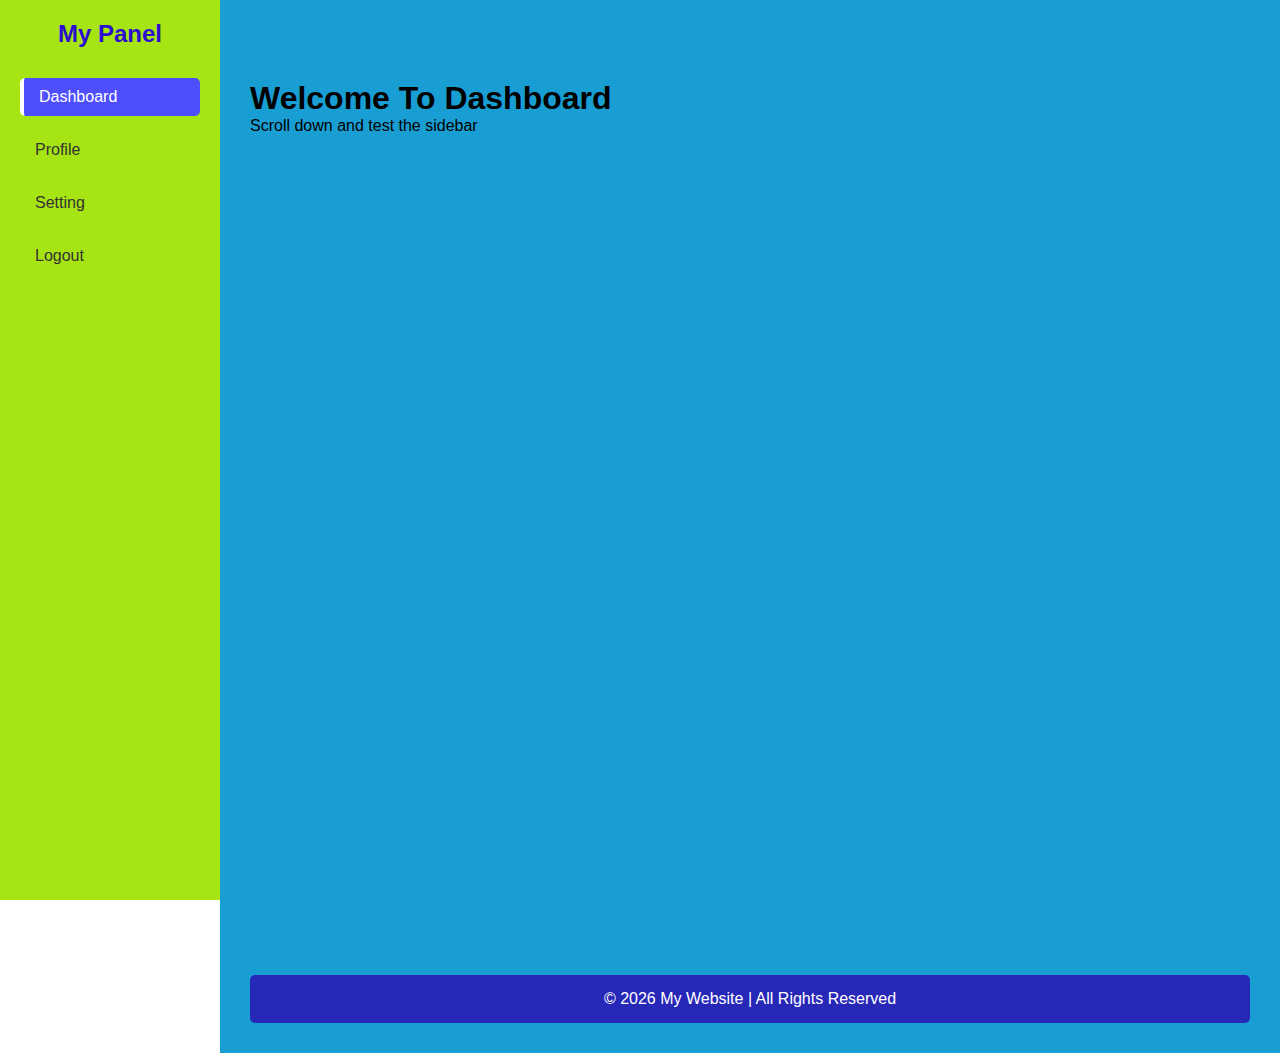
<file: index.html>
<!DOCTYPE html>
<html lang="en">
<head>
    <meta charset="UTF-8">
    <meta name="viewport" content="width=device-width, initial-scale=1.0">
    <title>Sidebar</title>
    <link rel="stylesheet" href="style.css">
</head>
<body>

    <div class="sidebar">
        <h2>My Panel</h2>
        <ul>
            <li><a href="#" class="active">Dashboard</a></li>
            <li><a href="#">Profile</a></li>
            <li><a href="#">Setting</a></li>
            <li><a href="#">Logout</a></li>
        </ul>
    </div>

    <div class="main-content">
        <h1>Welcome To Dashboard</h1>
        <p>Scroll down and test the sidebar</p>

        <div class="b"></div>

        <footer class="footer">
            <p>© 2026 My Website | All Rights Reserved</p>
        </footer>
    </div>

</body>
</html>
</file>
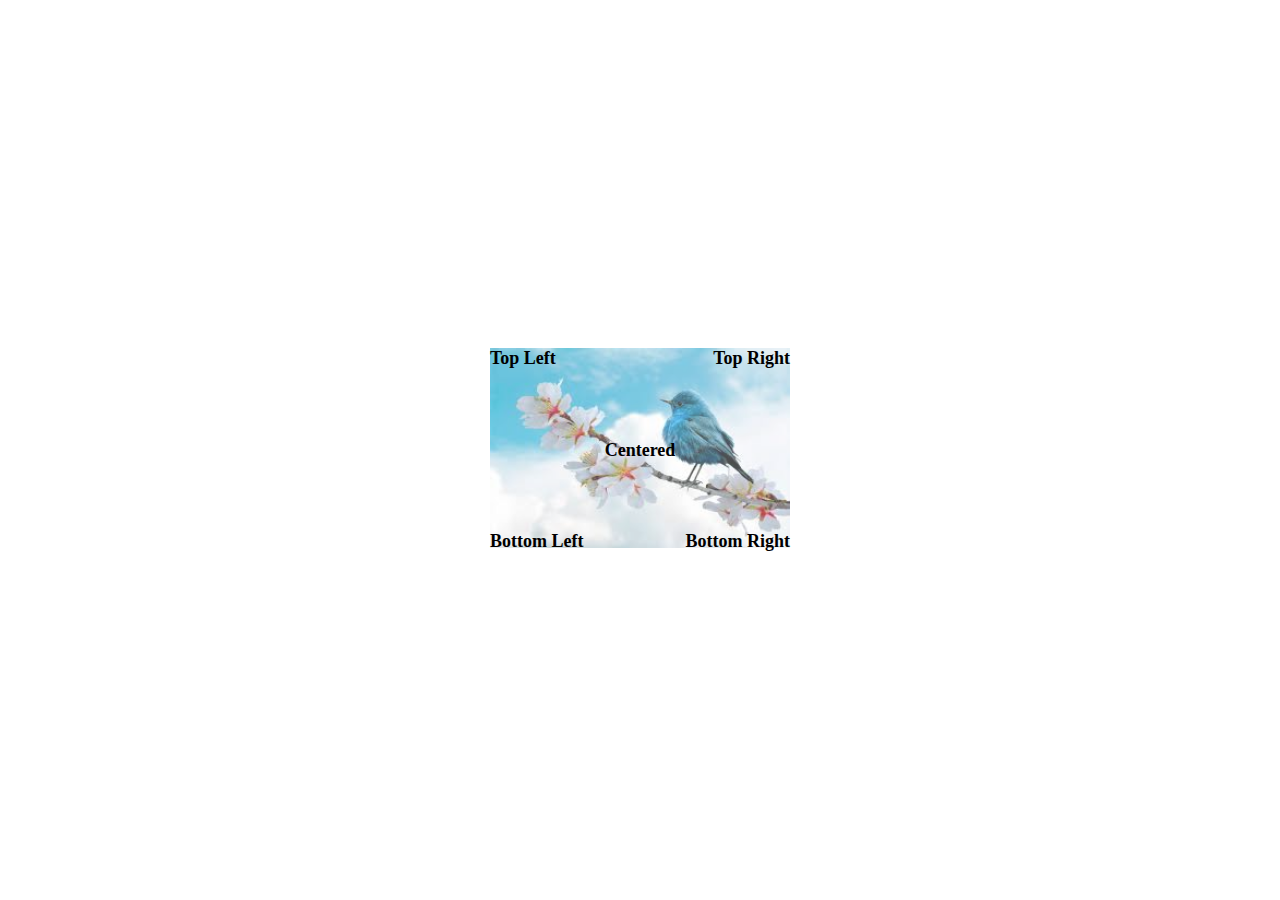
<file: practice/index.html>
<!DOCTYPE html>
<html lang="en">
<head>
    <meta charset="UTF-8">
    <meta name="viewport" content="width=device-width, initial-scale=1.0">
    <title>Polaroid Cards</title>
    <link rel="stylesheet" href="style.css">
</head>
<body>

    <div id="container">
        <img src="./img3.jpg" alt="image">

        <div class="top-left">Top Left</div>
        <div class="top-right">Top Right</div>
        <div class="bottom-right">Bottom Right</div>
        <div class="bottom-left">Bottom Left</div>
        <div class="centered">Centered</div>
    </div>

</body>
</html>
</file>
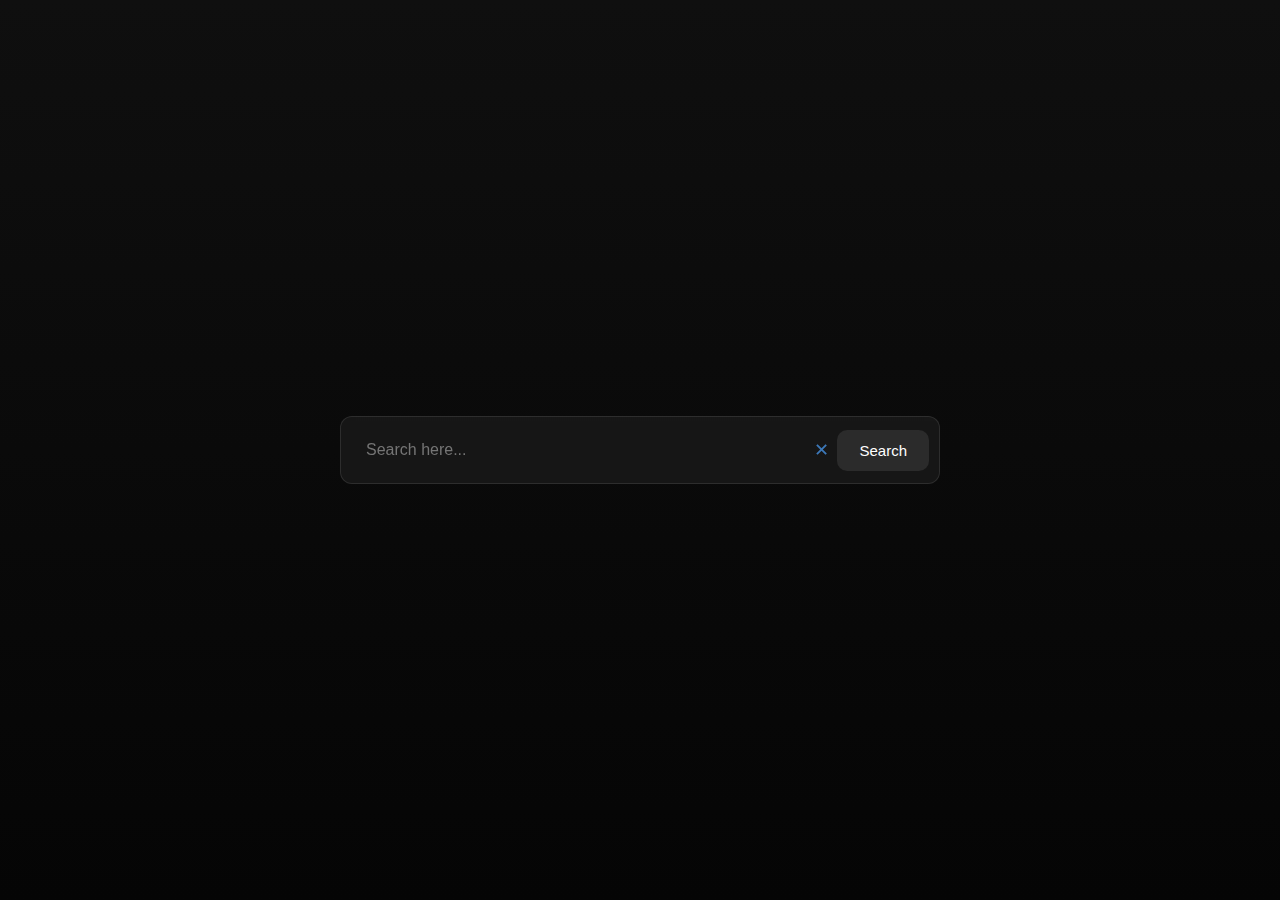
<file: t3/index.html>
<!DOCTYPE html>
<html lang="en">
<head>
<meta charset="UTF-8">
<meta name="viewport" content="width=device-width, initial-scale=1.0">
<title>Neon Search UI</title>

<link rel="stylesheet" href="style3.css">
</head>
<body>

<div class="wrapper">

    <div class="search-box">

        <input type="text" placeholder="Search here..." class="search-input">

        <span class="clear-btn">✕</span>

        <button class="search-btn">Search</button>

    </div>

</div>

</body>
</html>
</file>
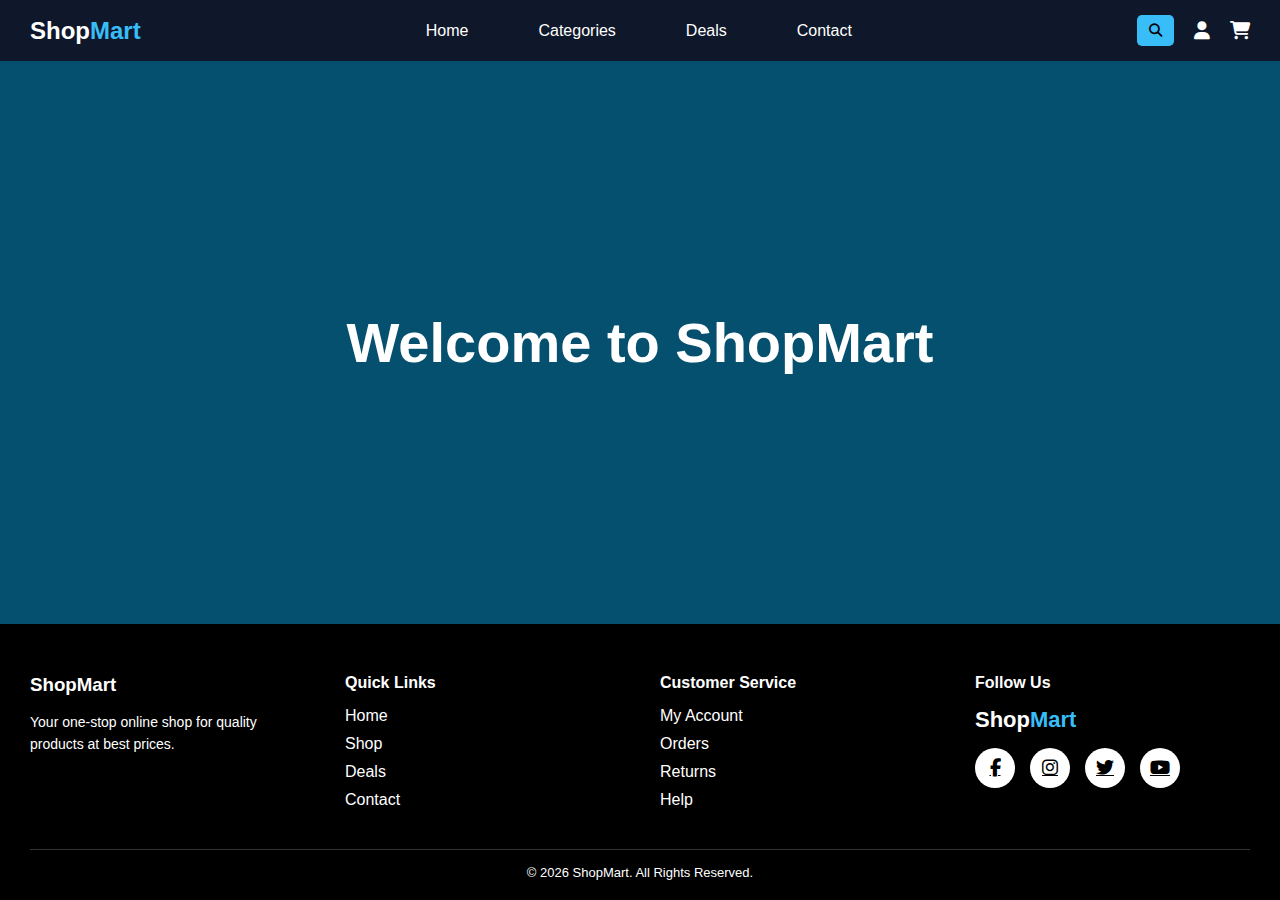
<file: practice/nav+footer/index.html>
<!DOCTYPE html>
<html lang="en">
<head>
<meta charset="UTF-8">
<title>ShopMart</title>

<link rel="stylesheet" href="style.css">


<link rel="stylesheet" href="https://cdnjs.cloudflare.com/ajax/libs/font-awesome/6.5.0/css/all.min.css">
</head>
<body>

<header class="navbar">

    <div class="logo">Shop<span>Mart</span></div>

    <ul class="nav-links">
        <li><a href="#">Home</a></li>
        <li><a href="#">Categories</a></li>
        <li><a href="#">Deals</a></li>
        <li><a href="#">Contact</a></li>
    </ul>

    <div class="icons">
        <div class="search-box">
            <button><i class="fas fa-search"></i></button>
        </div>
        <i class="fas fa-user"></i>
        <i class="fas fa-shopping-cart"></i>
    </div>

</header>

<div class="main">
    <h1>Welcome to ShopMart</h1>
</div>


<footer class="footer">

    <div class="footer-container">

        <div class="footer-column">
            <h3>ShopMart</h3>
            <p>Your one-stop online shop for quality products at best prices.</p>
        </div>

        <div class="footer-column">
            <h4>Quick Links</h4>
            <ul>
                <li><a href="#">Home</a></li>
                <li><a href="#">Shop</a></li>
                <li><a href="#">Deals</a></li>
                <li><a href="#">Contact</a></li>
            </ul>
        </div>

        <div class="footer-column">
            <h4>Customer Service</h4>
            <ul>
                <li><a href="#">My Account</a></li>
                <li><a href="#">Orders</a></li>
                <li><a href="#">Returns</a></li>
                <li><a href="#">Help</a></li>
            </ul>
        </div>

        <div class="footer-column">
            <h4>Follow Us</h4>

    
            <div class="footer-logo">Shop<span>Mart</span></div>

            <div class="social-icons">
                <a href="#" class="facebook"><i class="fab fa-facebook-f"></i></a>
                <a href="#" class="instagram"><i class="fab fa-instagram"></i></a>
                <a href="#" class="twitter"><i class="fab fa-twitter"></i></a>
                <a href="#" class="youtube"><i class="fab fa-youtube"></i></a>
            </div>
        </div>

    </div>

    <div class="footer-bottom">
        <p>© 2026 ShopMart. All Rights Reserved.</p>
    </div>

</footer>

</body>
</html>
</file>
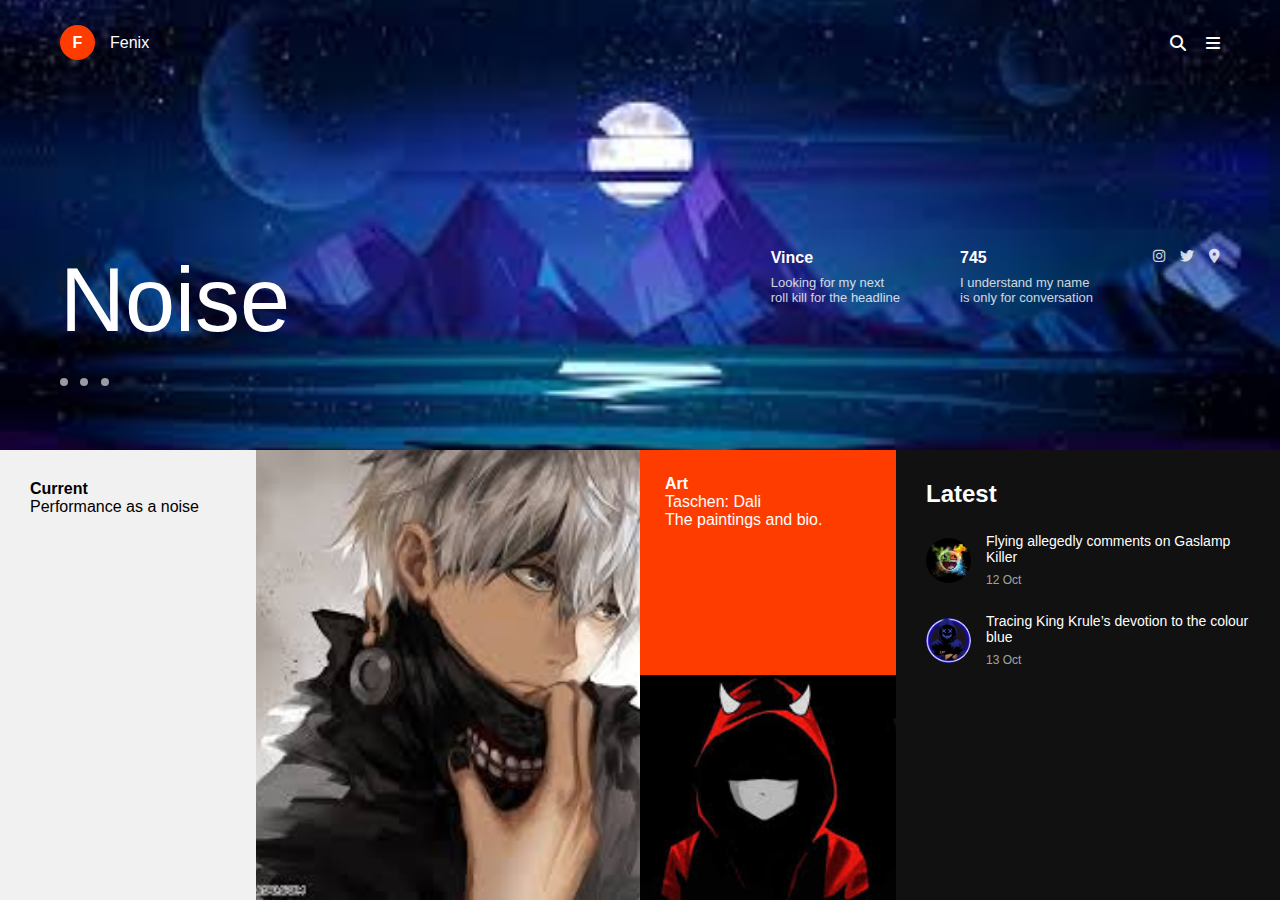
<file: practice/t2/index.html>
<!DOCTYPE html>
<html lang="en">
<head>
    <meta charset="UTF-8">
    <title>Fenix UI</title>
    <meta name="viewport" content="width=device-width, initial-scale=1.0">

    <link rel="stylesheet" href="style.css">
    <link rel="stylesheet" href="https://cdnjs.cloudflare.com/ajax/libs/font-awesome/6.5.1/css/all.min.css">
</head>
<body>

<div id="main">

    <div id="top">

        <div id="top-up">
            <div id="top-p">
                <div id="pup">F</div>
                <span>Fenix</span>
            </div>

            <div id="icons">
                <i class="fa-solid fa-magnifying-glass"></i>
                <i class="fa-solid fa-bars"></i>
            </div>
        </div>

        <div id="hero">
            <div id="hero-left">
                <h1>Noise</h1>
                <div class="dots">
                    <span></span>
                    <span></span>
                    <span></span>
                </div>
            </div>

            <div id="hero-right">
                <div class="info-block">
                    <h4>Vince</h4>
                    <p>Looking for my next<br>roll kill for the headline</p>
                </div>

                <div class="info-block">
                    <h4>745</h4>
                    <p>I understand my name<br>is only for conversation</p>
                </div>

                <div class="social">
                    <i class="fa-brands fa-instagram"></i>
                    <i class="fa-brands fa-twitter"></i>
                    <i class="fa-solid fa-location-dot"></i>
                </div>
            </div>
        </div>

    </div>

    <div id="bottom">

        <div id="b1">
            <h4>Current</h4>
            <p>Performance as a noise</p>
        </div>

        <div id="b2"></div>

        <div id="b3">
            <div id="b3-top">
                <h4>Art</h4>
                <p>Taschen: Dali <br> The paintings and bio.</p>
            </div>
            <div id="b3-bottom"></div>
        </div>

        <div id="b4">
            <h2>Latest</h2>
        
            <div class="latest-item">
                <img src="./cool1.jpg" alt="">
                <div class="latest-text">
                    <p>Flying allegedly comments on Gaslamp Killer</p>
                    <span>12 Oct</span>
                </div>
            </div>
        
            <div class="latest-item">
                <img src="./cool2.jpg" alt="">
                <div class="latest-text">
                    <p>Tracing King Krule’s devotion to the colour blue</p>
                    <span>13 Oct</span>
                </div>
            </div>
        
        </div>
        

    </div>

</div>

</body>
</html>
</file>
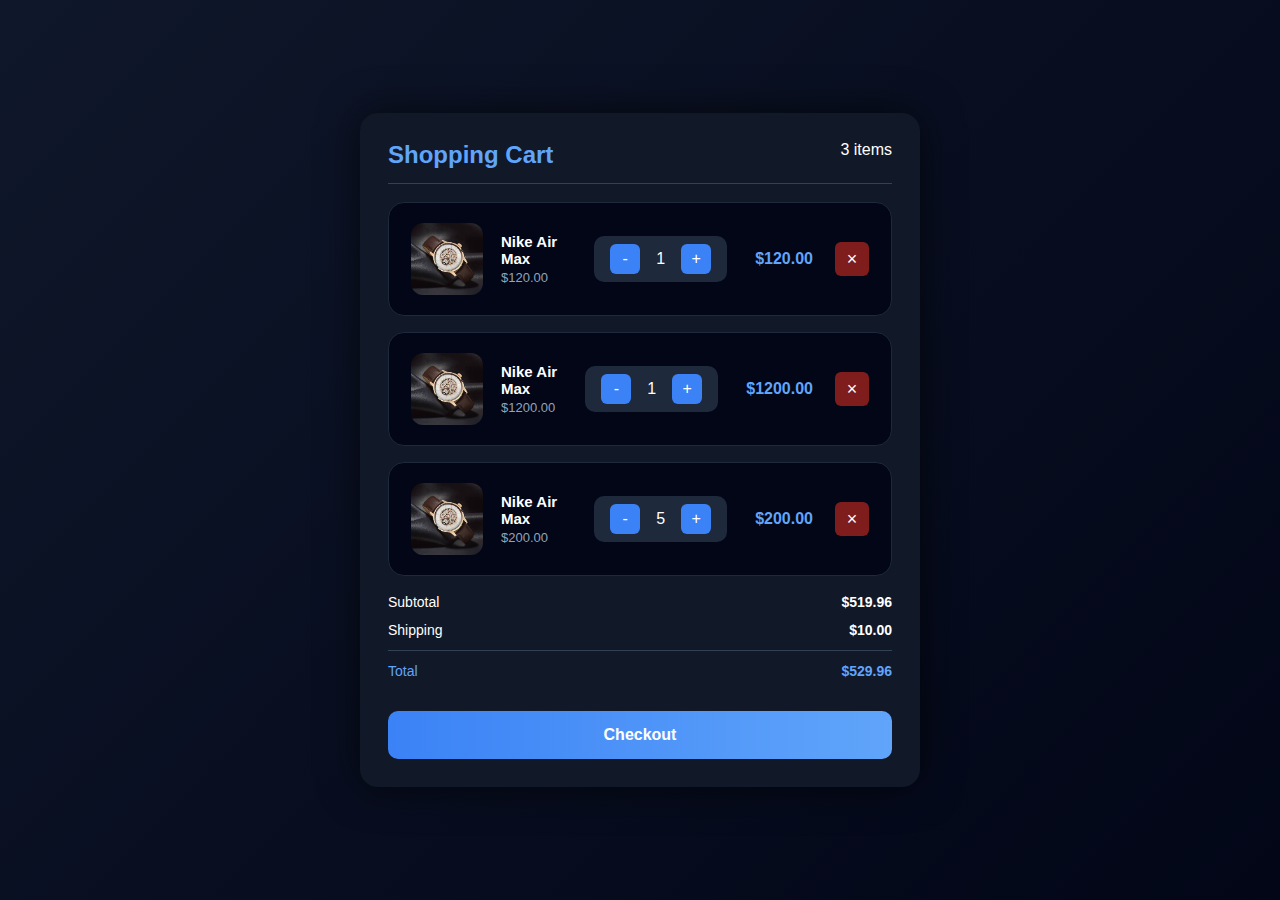
<file: practice/t4/index.html>
<!doctype html>
<html lang="en">
<head>
<meta charset="UTF-8">
<meta name="viewport" content="width=device-width, initial-scale=1.0">
<title>Shopping Cart</title>
<link rel="stylesheet" href="style.css">
</head>

<body>

<div class="page">
  <div class="cart">

    <!-- Header -->
    <div class="cart-header">
      <h2>Shopping Cart</h2>
      <span>3 items</span>
    </div>

    <!-- ITEM 1 -->
    <div class="item">
      <div class="left">
        <img src="./p1.jpg">
        <div>
          <h4>Nike Air Max</h4>
          <p>$120.00</p>
        </div>
      </div>

      <div class="qty-box">
        <button>-</button>
        <span>1</span>
        <button>+</button>
      </div>

      <div class="right">
        <h4>$120.00</h4>
        <button class="remove">×</button>
      </div>
    </div>

    <!-- ITEM 2 -->
    <div class="item">
      <div class="left">
        <img src="./p1.jpg">
        <div>
          <h4>Nike Air Max</h4>
          <p>$1200.00</p>
        </div>
      </div>

      <div class="qty-box">
        <button>-</button>
        <span>1</span>
        <button>+</button>
      </div>

      <div class="right">
        <h4>$1200.00</h4>
        <button class="remove">×</button>
      </div>
    </div>

    <!-- ITEM 3 -->
    <div class="item">
      <div class="left">
        <img src="./p1.jpg">
        <div>
          <h4>Nike Air Max</h4>
          <p>$200.00</p>
        </div>
      </div>

      <div class="qty-box">
        <button>-</button>
        <span>5</span>
        <button>+</button>
      </div>

      <div class="right">
        <h4>$200.00</h4>
        <button class="remove">×</button>
      </div>
    </div>

    <!-- SUMMARY -->
    <div class="summary">
      <div><span>Subtotal</span><b>$519.96</b></div>
      <div><span>Shipping</span><b>$10.00</b></div>
      <div class="total"><span>Total</span><b>$529.96</b></div>
    </div>

    <button class="checkout">Checkout</button>

  </div>
</div>

</body>
</html>
</file>
<file: style.css>
* {
    margin: 0;
    padding: 0;
    box-sizing: border-box;
    font-family: Arial, Helvetica, sans-serif;
}

html, body {
    height: 100%;
}

.sidebar {
    position: fixed;
    left: 0;
    top: 0;
    width: 220px;
    height: 100%;
    background-color: rgb(166, 228, 20);
    padding: 20px;
}

.sidebar h2 {
    color: rgb(43, 14, 206);
    text-align: center;
    margin-bottom: 30px;
}

.sidebar ul {
    list-style: none;
}

.sidebar ul li {
    margin-bottom: 15px;
}

.sidebar ul li a {
    display: block;
    text-decoration: none;
    color: #333;
    padding: 10px 15px;
    border-radius: 5px;
    transition: 0.3s;
}

.sidebar ul li a:hover {
    background-color: rgb(78, 78, 255);
    color: white;
}

.sidebar ul li a.active {
    border-left: 4px solid white;
    background-color: rgb(78, 78, 255);
    color: white;
}

.main-content {
    margin-left: 220px;
    padding: 30px;
    padding-top: 80px;
    background-color: rgb(25, 158, 211);
    min-height: 100vh;
}

.footer {
    margin-top: 40px;
    padding: 15px;
    background-color: rgb(39, 39, 184);
    color: white;
    text-align: center;
    border-radius: 5px;
}

.b {
    height: 800px;
}
</file>
<file: practice/style.css>
* {
    margin: 0;
    padding: 0;
    box-sizing: border-box;
}
html,body{
    height: 100%;
    display: flex;
    justify-content: center; 
    align-items: center;
}

#container {
    position: relative;
    width: 300px; 

}

#container img {
    width: 100%;
    height: auto;
    opacity: 0.7;
}


#container div {
    position: absolute;
    color: black;
    font-size: 18px;
    font-weight: bold;
}

 
.top-left {
    top: 0px;
    left: 0px;
}

.top-right {
    top:0px;
    right:0px;
}

.bottom-left {
    bottom:0px;
    left:0px;
}

.bottom-right {
    bottom:0px;
    right:0px;
}

.centered {
    top: 50%;
    left: 50%;
    transform: translate(-50%, -50%);
}
</file>
<file: t3/style3.css>
*{
    margin:0;
    padding:0;
    box-sizing:border-box;
    font-family:Arial, sans-serif;
}

body{
    height:100vh;
    background:linear-gradient(180deg,#0f0f0f,#050505);
    display:flex;
    justify-content:center;
    align-items:center;
}


.wrapper{
    width:90%;
    max-width:600px;
}


.search-box{
    position:relative;
    display:flex;
    align-items:center;
    background:rgba(255,255,255,0.05);
    border-radius:12px;
    padding:10px;
    backdrop-filter:blur(6px);
    border:1px solid rgba(255,255,255,0.1);
}

.search-input{
    flex:1;
    padding:14px 45px 14px 15px;
    border:none;
    outline:none;
    border-radius:10px;
    background:transparent;
    color:white;
    font-size:16px;
}

.search-input:focus{
    box-shadow:
    0 0 5px #00ff88,
    0 0 10px #00ff88,
    0 0 20px #00ff88;
}


.clear-btn{
    position:absolute;
    right:110px;
    color:#4da3ff;
    font-size:18px;
    cursor:pointer;
    opacity:0.7;
}

.clear-btn:hover{
    opacity:1;
}


.search-btn{
    padding:12px 22px;
    border:none;
    border-radius:10px;
    background:#2b2b2b;
    color:white;
    font-size:15px;
    cursor:pointer;
    transition:0.3s;
}

.search-btn:hover{
    background:#3a3a3a;
}
</file>
<file: practice/nav+footer/style.css>
*{
    margin:0;
    padding:0;
    box-sizing:border-box;
    font-family: Arial, sans-serif;
}

html,body{
    height:100%;
    display:flex;
    flex-direction:column;
    background:rgb(4,80,110);
}



.navbar{
    display:flex;
    align-items:center;
    justify-content:space-between;
    background:rgb(15,23,42);
    padding:15px 30px;
    color:rgb(255,255,255);
}

.logo{
    font-size:24px;
    font-weight:bold;
}

.logo span{
    color:rgb(56,189,248);
}

.nav-links{
    list-style:none;
    display:flex;
    gap:70px;
}

.nav-links a{
    text-decoration:none;
    color:rgb(255,255,255);
}

.nav-links a:hover{
    color:rgb(56,189,248);
}


.icons{
    display:flex;
    align-items:center;
    gap:20px;
    font-size:18px;
    cursor:pointer;
}

.icons i:hover{
    color:rgb(56,189,248);
}


.search-box{
    background:rgb(255,255,255);
    border-radius:5px;
    overflow:hidden;
}

.search-box button{
    border:none;
    background:rgb(56,189,248);
    padding:8px 12px;
    cursor:pointer;
}

.search-box i{
    color:rgb(0,0,0);
}


.main{
    flex:1;
    display:flex;
    align-items:center;
    justify-content:center;
    color:rgb(255,255,255);
    font-size:28px;
}


.footer{
    background:rgb(0,0,0);
    color:rgb(255,255,255);
    padding:50px 30px 20px;
}

.footer-container{
    display:grid;
    grid-template-columns:repeat(auto-fit,minmax(220px,1fr));
    gap:40px;
}

.footer-column h3,
.footer-column h4{
    margin-bottom:15px;
}

.footer-column p{
    font-size:14px;
    line-height:1.6;
}

.footer-column ul{
    list-style:none;
}

.footer-column ul li{
    margin-bottom:10px;
}

.footer-column ul li a{
    text-decoration:none;
    color:rgb(255,255,255);
}

.footer-column ul li a:hover{
    color:rgb(56,189,248);
}


.footer-logo{
    font-size:22px;
    font-weight:bold;
    margin-bottom:15px;
}

.footer-logo span{
    color:rgb(56,189,248);
}


.social-icons{
    display:flex;
    gap:15px;
    margin-top:10px;
}

.social-icons a{
    background:rgb(255,255,255);
    color:rgb(0,0,0);
    width:40px;
    height:40px;
    border-radius:50%;
    display:flex;
    align-items:center;
    justify-content:center;
    font-size:18px;
    transition:0.3s;
}

.social-icons a.facebook:hover{
    background:rgb(24,119,242);
    color:rgb(255,255,255);
}

.social-icons a.instagram:hover{
    background:rgb(225,48,108);
    color:rgb(255,255,255);
}

.social-icons a.twitter:hover{
    background:rgb(29,161,242);
    color:rgb(255,255,255);
}

.social-icons a.youtube:hover{
    background:rgb(255,0,0);
    color:rgb(255,255,255);
}

.footer-bottom{
    text-align:center;
    border-top:1px solid rgb(51,51,51);
    margin-top:30px;
    padding-top:15px;
    font-size:13px;
}
</file>
<file: practice/t2/style.css>
* {
    margin: 0;
    padding: 0;
    box-sizing: border-box;
}

html,
body {
    width: 100%;
    height: 100%;
    font-family: Arial, Helvetica, sans-serif;
}

#main {
    width: 100%;
    height: 100vh;
}




#top {
    width: 100%;
    height: 50%;
    position: relative;
    color: #ffffff;
    background-image: url(./cool8.jpg);
    background-position: center;
    background-size: cover;
    background-repeat: no-repeat;
}




#top-up {
    position: absolute;
    top: 25px;
    left: 0;
    width: 100%;
    padding: 0 60px;
    display: flex;
    align-items: center;
    justify-content: space-between;
}

#top-p {
    display: flex;
    align-items: center;
    gap: 15px;
}

#pup {
    width: 35px;
    height: 35px;
    border-radius: 50%;
    background-color: #ff3c00;
    display: flex;
    align-items: center;
    justify-content: center;
    font-weight: bold;
    color: #ffffff;
}

#icons {
    display: flex;
    gap: 20px;
}

#icons i {
    cursor: pointer;
}




#hero {
    position: absolute;
    bottom: 60px;
    left: 0;
    width: 100%;
    padding: 0 60px;
    display: flex;
    justify-content: space-between;
}

#hero-left h1 {
    font-size: 90px;
    font-weight: 300;
}

.dots {
    margin-top: 20px;
}

.dots span {
    display: inline-block;
    width: 8px;
    height: 8px;
    margin-right: 8px;
    border-radius: 50%;
    background-color: #ffffff;
    opacity: 0.6;
}

#hero-right {
    display: flex;
    gap: 60px;
    align-items: flex-start;
}

.info-block h4 {
    margin-bottom: 8px;
}

.info-block p {
    font-size: 13px;
    opacity: 0.8;
}

.social {
    display: flex;
    gap: 15px;
    align-items: center;
}

.social i {
    font-size: 14px;
    cursor: pointer;
    opacity: 0.8;
}

.social i:hover {
    opacity: 1;
}




#bottom {
    width: 100%;
    height: 50%;
    display: flex;
}

#b1 {
    width: 20%;
    padding: 30px;
    background-color: #f1f1f1;
}

#b2 {
    width: 30%;
    background-image: url(./cool5.jpg);
    background-position: center;
    background-size: cover;
    background-repeat: no-repeat;
}

#b3 {
    width: 20%;
    display: flex;
    flex-direction: column;
}

#b3-top {
    height: 50%;
    padding: 25px;
    background-color: #ff3c00;
    color: #ffffff;
}

#b3-bottom {
    height: 50%;
    background-image: url(./cool4.jpg);
    background-position: center;
    background-size: cover;
    background-repeat: no-repeat;
}

#b4 {
    width: 30%;
    padding: 30px;
    background-color: #111111;
    color: #ffffff;
}
.latest-item {
    display: flex;
    align-items: center;
    margin-top: 25px;
}

.latest-item img {
    width: 45px;
    height: 45px;
    border-radius: 50%;
    object-fit: cover;
    margin-right: 15px;
}

.latest-text p {
    font-size: 14px;
    margin-bottom: 5px;
}

.latest-text span {
    font-size: 12px;
    opacity: 0.6;
}
</file>
<file: practice/t4/style.css>
*{
    margin:0;
    padding:0;
    box-sizing:border-box;
    font-family:Arial, Helvetica, sans-serif;
    }
    
    body{
    height:100vh;
    background:linear-gradient(135deg,#0f172a,#020617);
    display:flex;
    justify-content:center;
    align-items:center;
    color:white;
    }
    
    .page{
    width:100%;
    height:100%;
    display:flex;
    justify-content:center;
    align-items:center;
    padding:20px;
    }
    
    .cart{
    width:560px;
    background:#111827;
    padding:28px;
    border-radius:18px;
    box-shadow:0 0 40px rgba(0,0,0,0.6);
    }
    
    .cart-header{
    display:flex;
    justify-content:space-between;
    border-bottom:1px solid #334155;
    padding-bottom:14px;
    margin-bottom:18px;
    }
    
    .cart-header h2{
    color:#60a5fa;
    font-weight:600;
    }
    
    .item{
    display:flex;
    align-items:center;
    justify-content:space-between;
    gap:28px;
    background:#020617;
    border:1px solid #1e293b;
    padding:20px 22px;
    border-radius:16px;
    margin-bottom:16px;
    }
    
    .left{
    display:flex;
    align-items:center;
    gap:18px;
    }
    
    .left img{
    width:72px;
    height:72px;
    border-radius:12px;
    object-fit:cover;
    }
    
    .left h4{
    font-size:15px;
    font-weight:600;
    margin-bottom:3px;
    }
    
    .left p{
    font-size:13px;
    color:#94a3b8;
    font-weight:400;
    }


    .qty-box{
    display:flex;
    align-items:center;
    gap:16px;
    background:#1e293b;
    padding:8px 16px;
    border-radius:10px;
    }
    
    .qty-box button{
    width:30px;
    height:30px;
    border:none;
    border-radius:6px;
    background:#3b82f6;
    color:white;
    font-size:16px;
    cursor:pointer;
    }
    
    .qty-box span{
    font-weight:500;
    }
    
    .right{
    display:flex;
    align-items:center;
    gap:22px;
    }
    
    .right h4{
    color:#60a5fa;
    font-weight:600;
    }
    
    .remove{
    width:34px;
    height:34px;
    border:none;
    border-radius:6px;
    background:#7f1d1d;
    color:white;
    font-size:18px;
    cursor:pointer;
    }
    
    .summary{
    margin-top:18px;
    }
    
    .summary div{
    display:flex;
    justify-content:space-between;
    margin:12px 0;
    font-size:14px;
    font-weight:400;
    }
    
    .total{
    border-top:1px solid #334155;
    padding-top:12px;
    font-size:17px;
    color:#60a5fa;
    font-weight:600;
    }
    
    .checkout{
    width:100%;
    margin-top:20px;
    padding:15px;
    border:none;
    border-radius:10px;
    background:linear-gradient(to right,#3b82f6,#60a5fa);
    color:white;
    font-size:16px;
    font-weight:600;
    cursor:pointer;
    transition:0.3s;
    }
</file>
